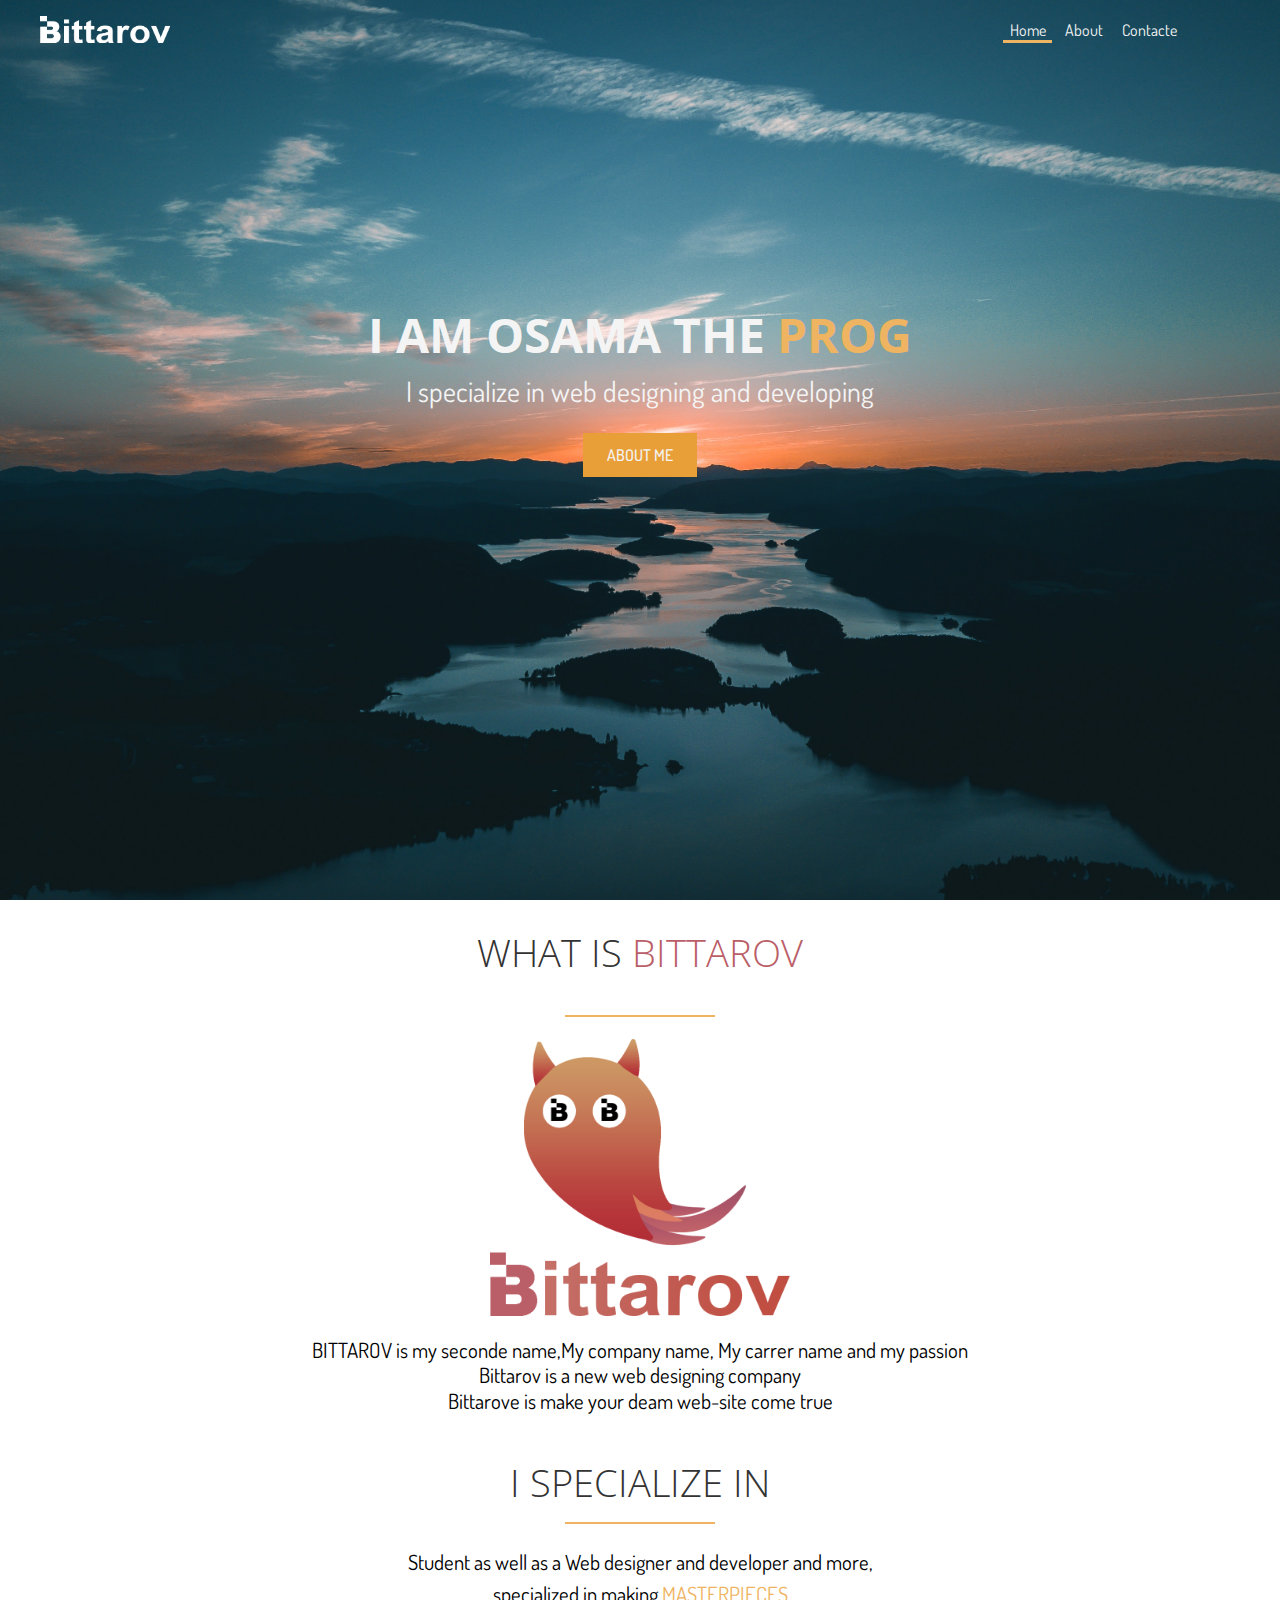
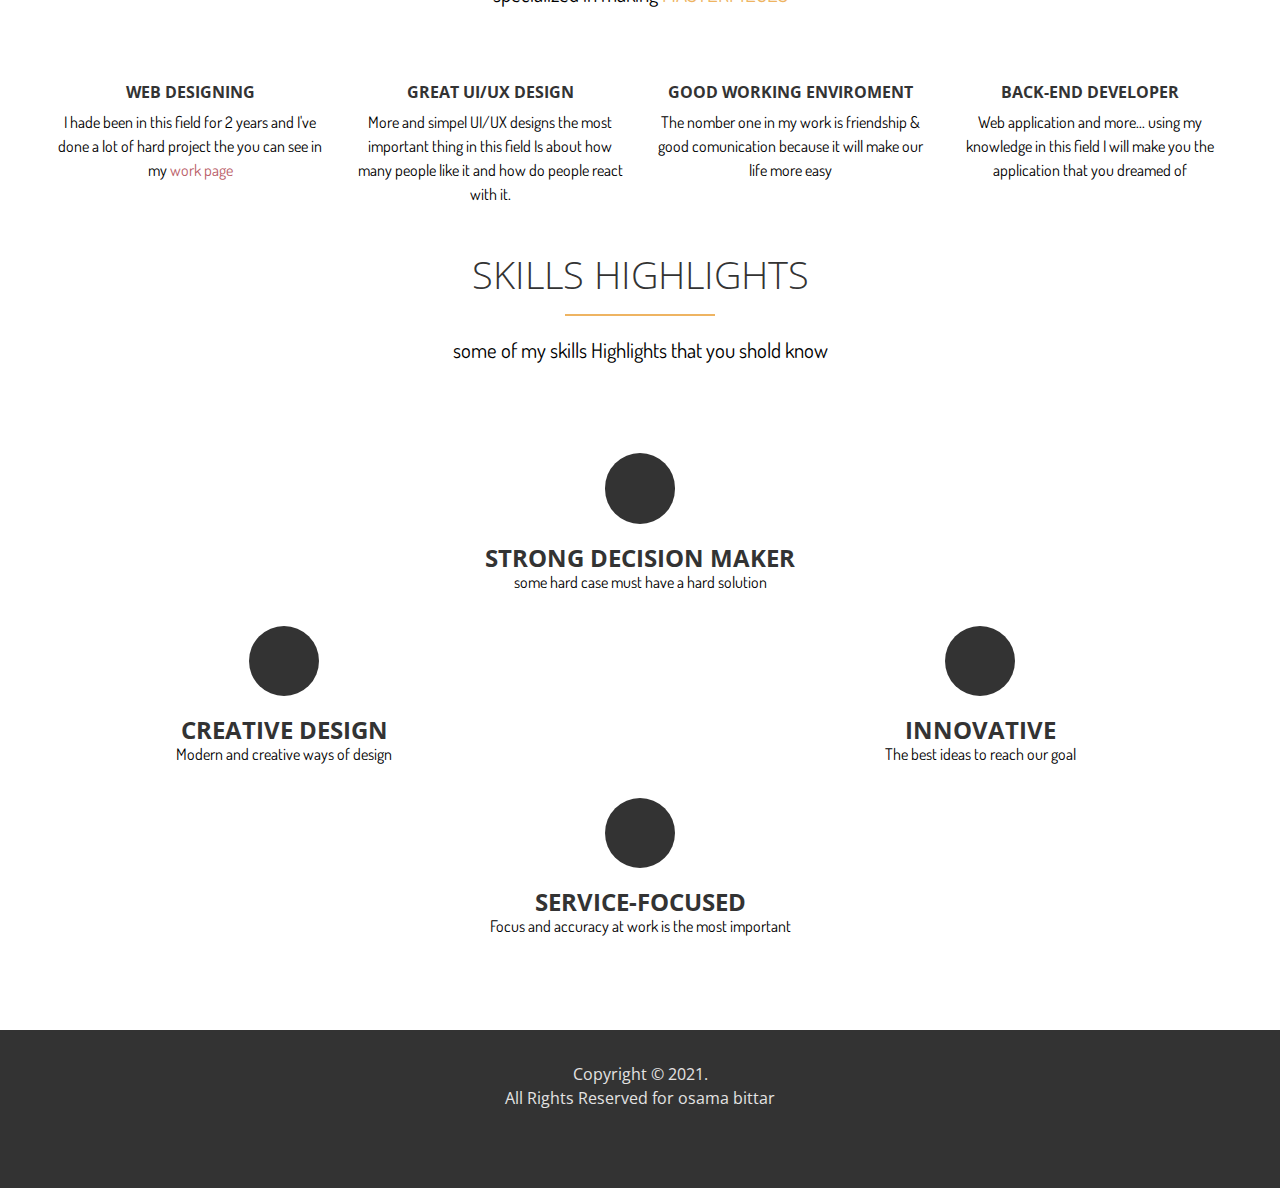
<file: index.html>
<!DOCTYPE html>
<html lang="en">
<head>
    <meta charset="UTF-8">
    <meta http-equiv="X-UA-Compatible" content="IE=edge">
    <meta name="viewport" content="width=device-width, initial-scale=1.0">
    <link rel="shortcut icon" type="image/x-icon" href="/favicon.ico">
    <link rel="stylesheet" href="./css/style.css">
    <link rel="stylesheet" href="./css/mobile.css" media="screen and (max-width: 768px)" href="css/mobile.css">
    <link rel="stylesheet" href="https://use.fontawesome.com/releases/v5.7.2/css/all.css" integrity="sha384-fnmOCqbTlWIlj8LyTjo7mOUStjsKC4pOpQbqyi7RrhN7udi9RwhKkMHpvLbHG9Sr" crossorigin="anonymous">
    <link rel="preconnect" href="https://fonts.googleapis.com">
    <link rel="preconnect" href="https://fonts.gstatic.com" crossorigin>
    <link rel="preconnect" href="https://fonts.googleapis.com">
    <link rel="preconnect" href="https://fonts.gstatic.com" crossorigin>
    <link href="https://fonts.googleapis.com/css2?family=Dosis&family=Open+Sans&display=swap" rel="stylesheet">
    <link href="https://fonts.googleapis.com/css2?family=Dosis&display=swap" rel="stylesheet">
    <title>bittarov web desining & develping </title>
</head>
<body>
    <!-- home header -->
    <header id="home-header">
        <div class="continar">
            <nav class="main-nav">
                <img src="./img/logo.png" alt="">
                <ul>
                    <li><a href="index.html" class="current">Home</a></li>
                    <li><a href="./html/about.html" >About</a></li>
                    <li><a href="./html/contacte.html" >Contacte</a></li>
                </ul>
            </nav>
            <div class="header-contante">
                <h1>
                    I Am Osama The
                    <span
                      class="txt-type"
                      data-wait="3000"
                      data-words='["programer", "Designer", "bittarov"]'
                    ></span>
                  </h1>
                  <p class="main-paragraph">
                    I specialize in web designing and developing 
                  </p>
                  <a href="./html/about.html" class="btn light-btn">About me</menu></a>
            </div>
        </div>
    </header>
    <!-- bittarov seaction  -->
    <section id="bittarov">
        <h2>what is <span>bittarov</span></h2> <br>
            <div class="line"></div><br>
            <img src="./img/bittarov.png" alt="">
            <p>
                BITTAROV is my seconde name,My company name, My carrer name and my passion <br>
                Bittarov is a new web designing company <br> Bittarove is make your deam web-site come true 
            </p>
    </section>
    <!-- specialized seaction  -->
    <section id="specialized">
        <div class="top">
            <h2>I SPECIALIZE IN</h2>
            <div class="line"></div>
            <p> 
                Student as well as a Web designer and developer and more, <br>
                specialized in making <span>masterpieces</span>
            </p>
        </div>
        <div class="bottom">
            <div class="first specl-card">
                <i class="fas fa-palette"></i>
                <h2>WEB DESIGNING</h2> 
                <P>I hade been in this field for 2 years 
                and I've done a lot of hard project the you can see
                in my <a href="./html/work.html">work page</a>
                </P>
            </div>
            <div class="seconde specl-card">
                <i class="fas fa-desktop"></i>
                <h2>GREAT UI/UX DESIGN </h2>
                <P>More and simpel UI/UX designs 
                the most important thing in this field
                Is about how many people like it 
                and how do people react with it.
                </P>
            </div>
            <div class="third specl-card">
                <i class="far fa-thumbs-up"></i>
                <h2>GOOD WORKING ENVIROMENT </h2>
                <P>The nomber one in my work is 
                <span>friendship & good comunication</span>
                because it will make our life more easy 
                </P>
            </div>
            <div class="furth specl-card">
                <i class="fas fa-network-wired"></i>
                <h2>BACK-END DEVELOPER </h2> 
                <P>
                    Web application and more... 
                    using my knowledge in this field 
                    I will make you the application that you dreamed of 
                </P>
            </div>
        </div>
    </section>
<!-- skill seaction  -->
    <section id="skill">
        <div class="top-section">
            <h2>Skills Highlights</h2>
            <div class="line"></div> <br>
            <p>some of my skills Highlights that you shold know </p>
        </div>
        <div class="botoom-section">
            <div class="strong-card">
                
                <div class="border-circul"><i class="fas fa-fist-raised"></i></div>
                <h3>Strong decision maker</h3>                
                some hard case must have a hard solution
            </div>
            <div class="strong-card">
                <div class="border-circul"><i class="fas fa-pencil-ruler"></i></div>
                
                <h3>Creative design</h3>               
                Modern and creative ways of design
            </div>
            <div class="strong-card">
                <div class="border-circul"><i class="fas fa-lightbulb"></i></div>
                
                <h3>Innovative</h3>               
                The best ideas to reach our goal
            </div>
            <div class="strong-card">
                <div class="border-circul"><i class="fas fa-briefcase"></i></div>
                
                <h3>Service-focused</h3>
                Focus and accuracy at work is the most important
            </div>
        </div>

    </section>
    <!-- footer  -->
    <footer id="footer">
        <p>Copyright © 2021. <br> All Rights Reserved for osama bittar</p>
        <ul>
            <li>
                <a href="https://www.facebook.com/osama.designer.syria/" target="_blank">
                    <i class="fab fa-facebook"></i></a>
            </li>
            <li>
                <a href="https://www.linkedin.com/in/osama-bittar-497508206/" target="_blank">
                    <i class="fab fa-linkedin"></i></a>
            </li>
            <li>
                <a href="https://twitter.com/BitarovT target="_blank">
                    <i class="fab fa-twitter-square"></i></a>
            </li>
            <LI>
                <a href="https://www.youtube.com/channel/UCOuf9TopM-0AbVxN0Rr7dKA" target="_blank">
                    <i class="fab fa-youtube"></i></a>
            </LI>
        </ul>
    </footer>
    <script src="js/typewriter.js"></script>
</body>
</html>
</file>
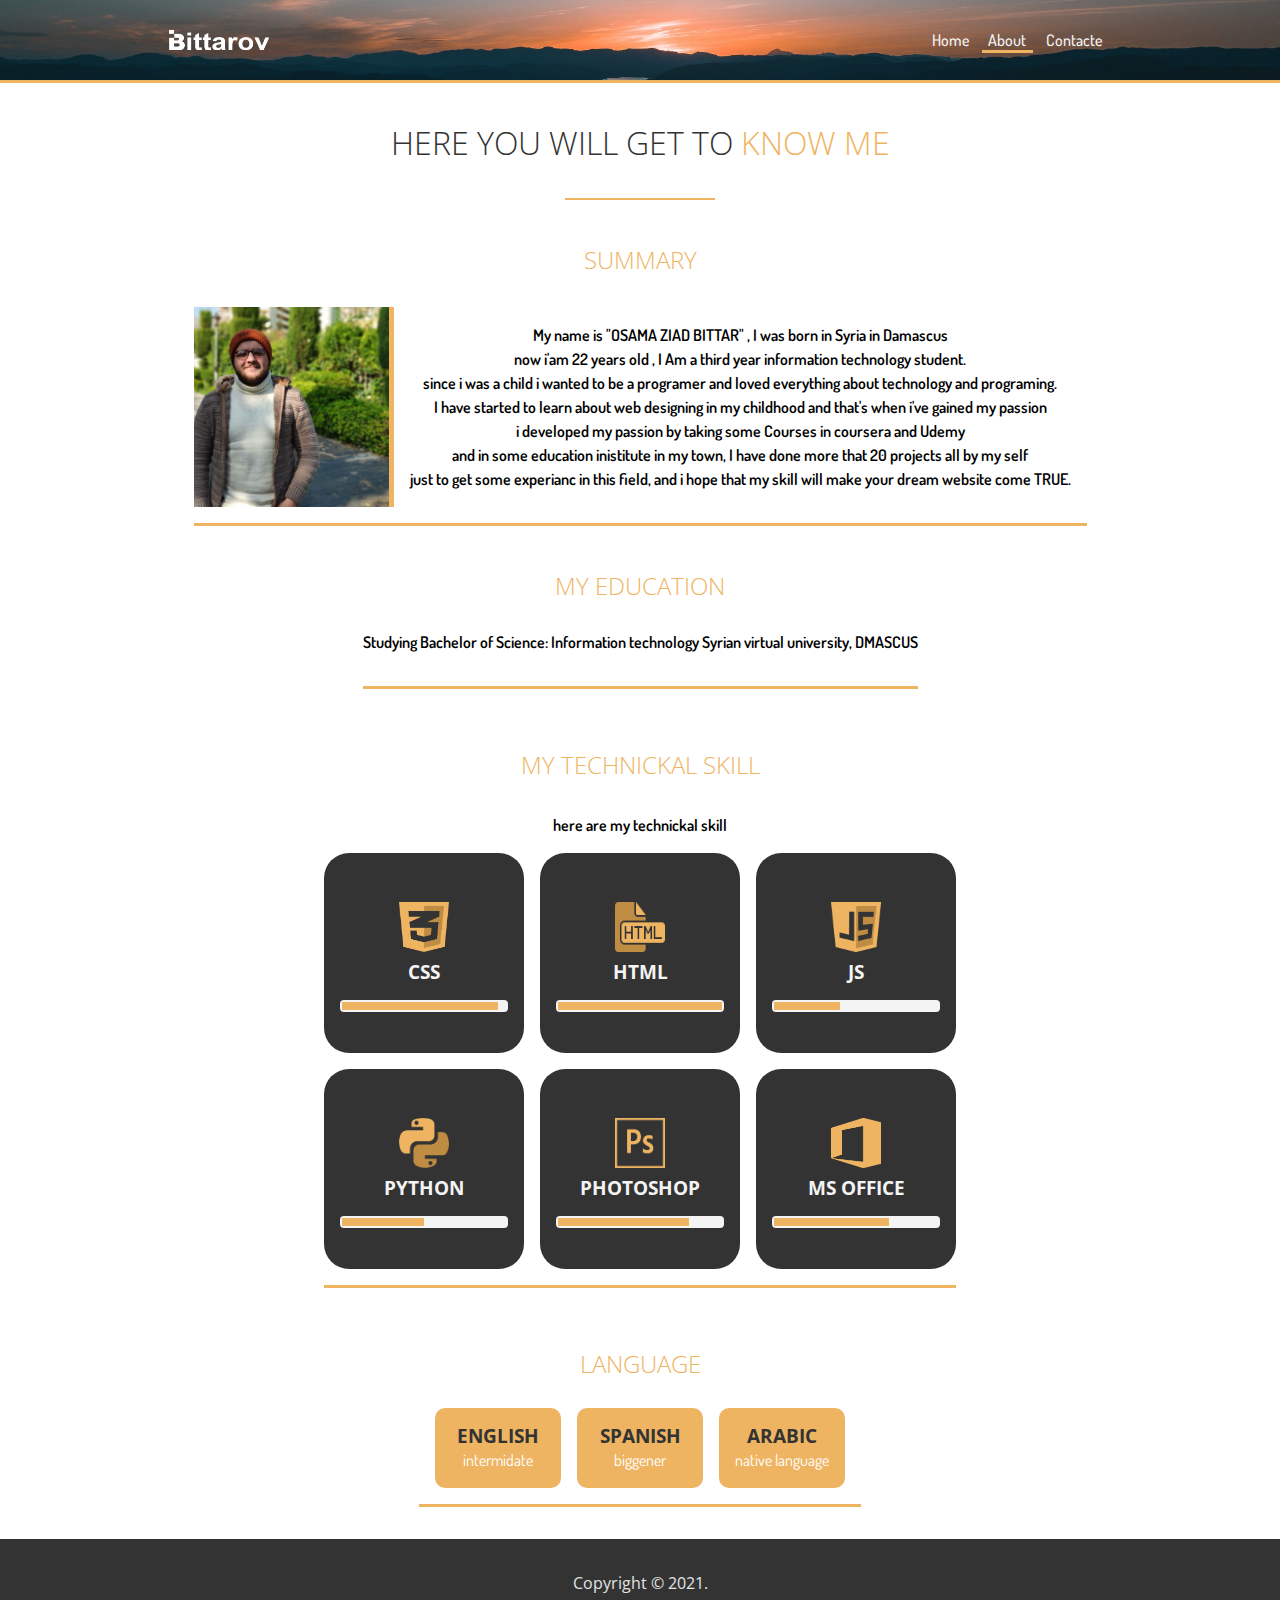
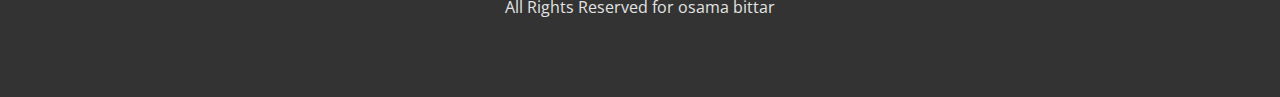
<file: html/about.html>
<!DOCTYPE html>
<html lang="en">
<head>
    <meta charset="UTF-8">
    <meta http-equiv="X-UA-Compatible" content="IE=edge">
    <meta name="viewport" content="width=device-width, initial-scale=1.0">
    <link rel="shortcut icon" type="image/x-icon" href="/favicon.ico">
    <link rel="stylesheet" href="../css/style.css">
    <link rel="stylesheet" href="../css/mobile.css" media="screen and (max-width: 768px)" href="css/mobile.css">
    <link rel="stylesheet" href="https://use.fontawesome.com/releases/v5.7.2/css/all.css" integrity="sha384-fnmOCqbTlWIlj8LyTjo7mOUStjsKC4pOpQbqyi7RrhN7udi9RwhKkMHpvLbHG9Sr" crossorigin="anonymous">
    <link rel="preconnect" href="https://fonts.googleapis.com">
    <link rel="preconnect" href="https://fonts.gstatic.com" crossorigin>
    <link rel="preconnect" href="https://fonts.googleapis.com">
    <link rel="preconnect" href="https://fonts.gstatic.com" crossorigin>
    <link href="https://fonts.googleapis.com/css2?family=Dosis&family=Open+Sans&display=swap" rel="stylesheet">
    <link href="https://fonts.googleapis.com/css2?family=Dosis&display=swap" rel="stylesheet">
    <title>About me</title>
</head>
<body>
    <!-- nav-bar  -->
    <nav id="second-nav">
        <div class="seconde-nav-continar">
            <img src="../img/logo.png" alt="">
            <ul>
                <li><a href="../index.html">Home</a></li>
                <li><a href="./about.html" class="current" >About</a></li>
                <li><a href="./contacte.html" >Contacte</a></li>
            </ul>
        </div>
    </nav>
    <!-- about-section  -->
    <section id="aboutme">
        <h2>Here you will get to <span>know me</span></h2><br>
        <div class="line"></div>
        <div class="about-me">
            <h2>Summary</h2>
            <div class="summry">
                    <div class="my-photo"></div>
                    <p>
                        My name is "OSAMA ZIAD BITTAR" , I was born in Syria in Damascus <br>
                        now i'am 22 years old , I Am a third year information technology student. <br>
                        since i was a child i wanted to be a programer and loved everything about technology and programing. <br>
                        I have started to learn about web designing in my childhood and that's when i've gained my passion <br>
                        i developed my passion by taking some Courses in coursera and Udemy <br>
                        and in some education inistitute in my town, I have done more that 20 projects all by my self <br>
                        just to get some experianc in this field, and i hope that my skill will make your dream website come TRUE. 
                    </p>
            </div>
        </div>
        <div class="education">
            <h2>My education</h2>
            <p>Studying Bachelor of Science: Information technology Syrian virtual university, DMASCUS</p>
        </div>
        <div class="tech-skill">
            <h2>My technickal skill</h2>
            <p>here are my technickal skill  </p>
            <div class="cards">
                <div class="tech-card">
                    <img src="../img/icons/css.png" alt="">
                    <h3>css</h3>
                    <div class="css-percentig-bar">
                        <div class="css-percentig"></div>
                    </div>
                </div>
                <div class="tech-card">
                    <img src="../img/icons/html.png" alt="">
                    <h3>HTML</h3>
                    <div class="html-percentig-bar">
                        <div class="html-percentig ht"></div>
                    </div>
                </div>
                <div class="tech-card">
                    <img src="../img/icons/javascript-logo.png" alt="">
                    <h3>js</h3>
                    <div class="js-percentig-bar">
                        <div class="js-percentig js"></div>
                    </div>
                </div>
                <div class="tech-card">
                    <img src="../img/icons/python.png" alt="">
                    <h3>python</h3>
                    <div class="py-percentig-bar">
                        <div class="py-percentig py"></div>
                    </div>
                </div>
                <div class="tech-card">
                    <img src="../img/icons/Photoshop_CC_icon.png" alt="">
                    <h3>Photoshop</h3>
                    <div class="ph-percentig-bar">
                        <div class="ph-percentig ph"></div>
                    </div>
                </div>
                <div class="tech-card">
                    <img src="../img/icons/microsoft-office.png" alt="">
                    <h3>MS office</h3>
                    <div class="ms-percentig-bar">
                        <div class="ms-percentig MS"></div>
                    </div>
                </div>
            </div>
        </div>
        <div class="language">
            <h2>language</h2>
            <div class="lang-cards">
                <div class="l-card">
                    <h3>english</h3>
                    <p>intermidate</p>
                </div>
                <div class="l-card">
                    <h3>spanish</h3>
                    <p>biggener</p>
                </div>
                <div class="l-card">
                    <h3>arabic</h3>
                    <p>native language</p>
                </div>
            </div>
        </div>
    </section>
    <!-- footer  -->
    <footer id="footer">
        <p>Copyright © 2021. <br> All Rights Reserved for osama bittar</p>
        <ul>
            <li>
                <a href="https://www.facebook.com/osama.designer.syria/" target="_blank">
                    <i class="fab fa-facebook"></i></a>
            </li>
            <li>
                <a href="https://www.linkedin.com/in/osama-bittar-497508206/" target="_blank">
                    <i class="fab fa-linkedin"></i></a>
            </li>
            <li>
                <a href="https://twitter.com/BitarovT target="_blank">
                    <i class="fab fa-twitter-square"></i></a>
            </li>
            <LI>
                <a href="https://www.youtube.com/channel/UCOuf9TopM-0AbVxN0Rr7dKA" target="_blank">
                    <i class="fab fa-youtube"></i></a>
            </LI>
        </ul>
    </footer>
</body>
</html>
</file>
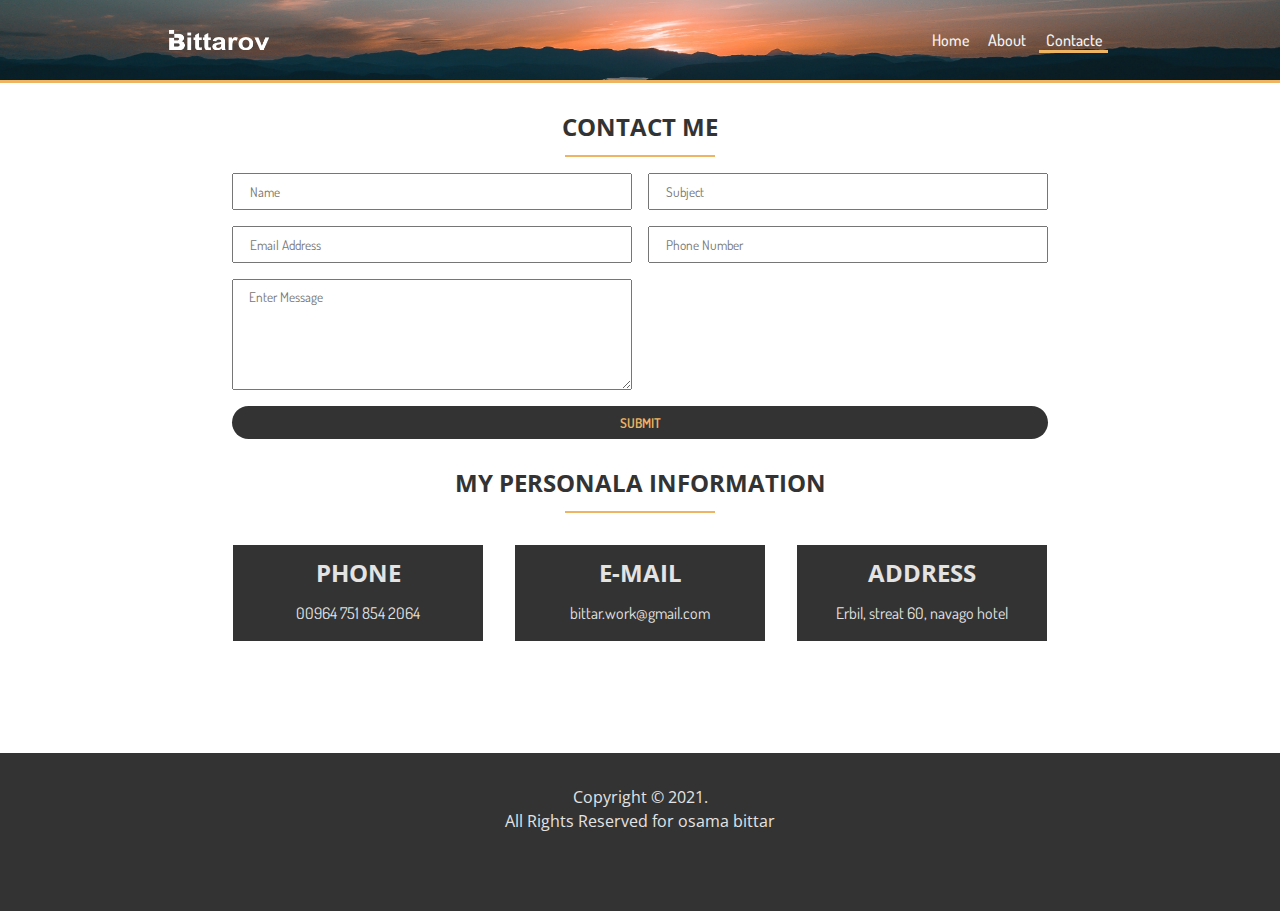
<file: html/contacte.html>
<!DOCTYPE html>
<html lang="en">

<head>
  <meta charset="UTF-8">
  <meta http-equiv="X-UA-Compatible" content="IE=edge">
  <meta name="viewport" content="width=device-width, initial-scale=1.0">
  <link rel="shortcut icon" type="image/x-icon" href="/favicon.ico">
  <link rel="stylesheet" href="../css/style.css">
  <link rel="stylesheet" href="../css/mobile.css" media="screen and (max-width: 768px)" href="css/mobile.css">
  <link rel="stylesheet" href="https://use.fontawesome.com/releases/v5.7.2/css/all.css"
    integrity="sha384-fnmOCqbTlWIlj8LyTjo7mOUStjsKC4pOpQbqyi7RrhN7udi9RwhKkMHpvLbHG9Sr" crossorigin="anonymous">
  <link rel="preconnect" href="https://fonts.googleapis.com">
  <link rel="preconnect" href="https://fonts.gstatic.com" crossorigin>
  <link rel="preconnect" href="https://fonts.googleapis.com">
  <link rel="preconnect" href="https://fonts.gstatic.com" crossorigin>
  <link href="https://fonts.googleapis.com/css2?family=Dosis&family=Open+Sans&display=swap" rel="stylesheet">
  <link href="https://fonts.googleapis.com/css2?family=Dosis&display=swap" rel="stylesheet">
  <title>Work</title>
</head>

<body>
  <!-- nav-bar  -->
  <nav id="second-nav">
    <div class="seconde-nav-continar">
      <img src="../img/logo.png" alt="">
      <ul>
        <li><a href="../index.html">Home</a></li>
        <li><a href="./about.html">About</a></li>
        <li><a href="./contacte.html" class="current">Contacte</a></li>
      </ul>
    </div>
  </nav>
  </nav>
  <!-- Section A: Contact Form -->
  <section id="contact">
    <div class="contacte-continar">
      <h2>Contact Me</h2>
      <div class="line"></div>
      <form method="POST" data-netlify="true" data-netlify-recaptcha="true">
        <div class="text-fields">
          <input type="text" class="text-input name-input" placeholder="Name" name="name" />
          <input type="text" class="text-input subject-input" placeholder="Subject" name="subject" />
          <input type="email" class="text-input email-input" placeholder="Email Address" name="email" />
          <input type="text" class="text-input phone-input" placeholder="Phone Number" name="phone" />
          <textarea class="text-input message-input" placeholder="Enter Message" name="message"></textarea>
          <div class="my-2">
            <div data-netlify-recaptcha="true"></div>
          </div>
        </div>
        <button type="submit" class="btn-dark">Submit</button>
      </form>
      <!--personal information -->
      <div class="personal">
        <h2>my personala information</h2>
        <div class="line"></div>
        <div class="personal-cards">
          <div class="crd">
            <h2>phone</h2>
            <i class="fas fa-phone-square"></i>
            <p>00964 751 854 2064</p>
          </div>
          <div class="crd">
            <h2>e-mail</h2>
            <i class="fas fa-envelope"></i>
            <p>bittar.work@gmail.com</p>
          </div>
          <div class="crd">
            <h2>address</h2>
            <i class="fas fa-map-marker-alt"></i>
            <p>Erbil, streat 60, navago hotel</p>
          </div>
        </div>

      </div>
    </div>

  </section>





  <footer id="footer">
    <p>Copyright © 2021. <br> All Rights Reserved for osama bittar</p>
    <ul>
      <li>
        <a href="https://www.facebook.com/osama.designer.syria/" target="_blank">
          <i class="fab fa-facebook"></i></a>
      </li>
      <li>
        <a href="https://www.linkedin.com/in/osama-bittar-497508206/" target="_blank">
          <i class="fab fa-linkedin"></i></a>
      </li>
      <li>
        <a href="https://twitter.com/BitarovT target=" _blank">
          <i class="fab fa-twitter-square"></i></a>
      </li>
      <LI>
        <a href="https://www.youtube.com/channel/UCOuf9TopM-0AbVxN0Rr7dKA" target="_blank">
          <i class="fab fa-youtube"></i></a>
      </LI>
    </ul>
  </footer>

</body>

</html>
</file>
<file: css/style.css>
/* core styling */ 
:root {
    --max-width : 1200px ; 
    --min-width : 768px ; 
    --main-color : #eeb462 ; 
    --secondery-color : #ba5e68 ; 
    --light-color :#f4f4f4 ; 
    --dark-color :#333 ; 
}
*{
    padding: 0;
    margin: 0;
    box-sizing: border-box;
}
body {
    font-family: 'Dosis', sans-serif;
    background-color: #fff;
    line-height: 1.5rem;
}
h1 , h2 ,h3 ,h4, h5 , h6 {
    font-family: 'Open Sans', sans-ser; 
    text-transform: uppercase;
    color: var(--dark-color);
} 
a {
    text-decoration: none;
    color: var(--light-color);
}
ul {
    list-style: none;
}
img { 
    width : 100% ; 
}

/* utilitis */  
.continar { 
    max-width: var(--max-width);
    margin: auto;
    align-items: center;
    justify-content: center;
}
.main-paragraph{
    font-size: 1.75rem;
    color: var(--light-color);
}
.btn { 
    margin : 1.3rem ; 
    padding: 0.75rem 1.5rem ;
    text-transform: uppercase;
    font-weight: 500;
}
.btn:hover { 
    background-color: var(--main-color);
    border-radius: 20px;
    transition: border-radius 0.5s , background-color  0.5s;
}

.light-btn { 
    background-color: #e99f38;
    color: var(--light-color);
}
.line {
    width: 150px;
    height: 2px;
    background-color: var(--main-color);
    display: inline-block;
}
.specl-card {
    width: 100%;
    height: 100%;
    text-align: center;
    padding: 1rem;
    transition: all 1s;
}
.specl-card:hover ,.specl-card i:hover {
    background-color: #e4e3e3;
    border-radius: 25px;
}
/* home-header */
#home-header { 
    background: url('../img/showcase.jpg') no-repeat center center/cover;
    height: 100vh;
}
#home-header .main-nav {
    display: grid;
    grid-template-columns: 8fr 2fr;
    justify-content: center;
    align-items: center;
    padding: 1rem 0 ;
}
#home-header .main-nav img { 
    width: 130px;
}
#home-header .main-nav ul {
    display: flex;
}
#home-header .main-nav ul li a { 
    padding: 0 0.4rem;
    border-bottom: 3px transparent solid;
    margin: 0.2rem;
    transition: border-color 0.5s;
}
#home-header .main-nav ul li .current { 
    border-color: var(--main-color);
}
#home-header .main-nav ul li a:hover { 
    border-color: var(--main-color)
}
#home-header .header-contante { 
    text-align: center;
    justify-content: center;
    padding: 22% 0;
}
#home-header .header-contante h1 {
    font-size: 3rem;
    margin-bottom: 2rem;
    color:var(--light-color);
}
#home-header .header-contante h1 span {
    color : var(--main-color);
}
#home-header .header-contante p {
    margin-bottom: 2.5rem;
}
/* bittarov */
#bittarov{
    text-align: center;
    justify-content: center;
    align-items: center;
}
#bittarov h2 {
    font-size: 2.4rem;
    font-weight: 200;
    color: var(--dark-color);
    margin-top: 2.5rem;
    margin-bottom: 0.7rem;
}
#bittarov h2 span {
    color: var(--secondery-color);
}
#bittarov img {
    width: 300px;
    margin: 1rem 0;
    transition: all 0.5s;
}
#bittarov img:hover { 
    width: 330px;
}
#bittarov  p {
    font-size: 1.3rem;
    margin-bottom: 1rem;
    line-height: 1.6rem;
}
/* specialized */
/* specialized */
/* specialized */
#specialized {
    display: grid;
    justify-content: center;
    align-items: center;
    grid-gap: 2rem;
}
#specialized .top {
    text-align: center;
    align-items: center;
    justify-content: center;
}
#specialized .top h2 { 
    font-size: 2.4rem;
    font-weight: 200;
    color: var(--dark-color);
    margin-top: 2.5rem;
    margin-bottom: 0.7rem;
}
#specialized .top p {
    font-size: 1.3rem;
    margin: 1rem 0;
    line-height: 2rem;
}
#specialized .top p span {
    color: var(--main-color);
    text-transform: uppercase;
}
#specialized .bottom {
    max-width: var(--max-width); 
    display: grid;
    justify-content: center;
    align-items: center;
    grid-template-columns: repeat(4,1fr);
}
#specialized .bottom .specl-card i {
    font-size: 2rem;
    color: var(--main-color);
}
#specialized .bottom .specl-card h2 {
    text-transform: uppercase;
    color: var(--dark-color);
    font-size: 1rem;
    margin: 0.4rem;
}
#specialized .bottom .specl-card a {
    color:var(--secondery-color);
}
/* skill highlight */
/* skill highlight */
/* skill highlight */
#skill { 
    display: grid;
    grid-template-rows: 1fr 4fr;
    justify-content: center;
    align-items: center;
    text-align: center;
}
#skill .top-section h2 {
    font-size: 2.4rem;
    font-weight: 200;
    color: var(--dark-color);
    margin-top: 2.5rem;
    margin-bottom: 0.7rem;
}
#skill .top-section p {
    font-size: 1.3rem;
    margin: 1rem 0 ;
}
#skill .botoom-section {
    display: grid;
    grid-template-columns: repeat(4,1fr);
    grid-gap: 1rem;
    justify-content: center;
    align-items: center;
}
#skill .botoom-section .strong-card:first-child {
    grid-column: 1 / spam  ; 
}
#skill .botoom-section .strong-card:last-child {
    grid-column: 1 / spam  ;  
}
#skill .botoom-section .strong-card:nth-child(3){
    grid-column-start:4 ;
}
#skill .botoom-section .strong-card .border-circul {
    color: var(--main-color);
    display: inline-block;
    background-color: #333;
    font-size: 3rem;
    padding: 2.2rem;
    margin: 1rem;
    border-radius: 50%;
    transition: all 0.5s;
    text-align: center;
}
#skill .botoom-section .strong-card .border-circul:hover {
    font-size: 4rem;
    color: #333;
    background-color: #eeb462;
}
#skill .botoom-section .strong-card h3 {
    font-size: 1.5rem;
}
/* footer */
/* footer */
/* footer */
#footer {
    padding: 2rem 0;
    text-align: center;
    background-color: #333;
    font-family: 'Open Sans', sans-ser;
    color: #e4e3e3;
    margin-top: 2rem;
}
#footer ul {
    display: flex;
    justify-content: center;
    align-items: center;
    margin-top: 1rem;
}
#footer ul li a{
    font-size: 2rem;
    color: #e4e3e3;
    margin : 0 1rem;
}
#footer ul li a:hover { 
    color: var(--secondery-color);
}
/* about page */
/* about page */
/* about page */
/* about page */
#second-nav { 
    background: url('../img/showcase.jpg') no-repeat center center / cover;
    display: grid;
    justify-content: center;
    align-items: center;
    border-bottom: 3px solid #eeb462;
}
.seconde-nav-continar { 
    max-width : 1200px ; 
    display: grid;
    grid-template-columns: 8fr 2fr;
    justify-content: center;
    align-items: center;
    margin: 1.75rem 0 ;
}
.seconde-nav-continar img { 
    width: 100px;
}
.seconde-nav-continar ul {
    display: flex;
}
.seconde-nav-continar ul li a { 
    font-weight: 500;
    padding: 0 0.4rem;
    border-bottom: 3px transparent solid;
    margin: 0.2rem;
    transition: border-color 0.5s;
}
.seconde-nav-continar ul li .current { 
    border-color: var(--main-color);
}
.seconde-nav-continar ul li a:hover { 
    border-color: var(--main-color)
}
/* about-me-section */
#aboutme {
    display: flex;
    flex-direction: column;
    justify-content: center;
    align-items: center;
}
#aboutme h2 { 
    font-size: 2rem;
    font-weight: 200;
    color: var(--dark-color);
    margin-top: 2.5rem;
    margin-bottom: 0.7rem;
    line-height: 2.5rem;
    text-align: center;
}
#aboutme h2 span {
    color: #eeb462;
}
#aboutme .about-me {
    display: flex;
    flex-direction: column;
    justify-content: center;
    align-items: center;
    border-bottom: 3px solid #eeb462;
}
#aboutme .about-me h2 {
    color: #eeb462;
    font-size: 1.5rem;
}
#aboutme .about-me .summry { 
    display: flex;
    flex-direction: row;
    justify-content: center;
    align-items: center;
    padding: 1rem 0;
}
#aboutme .about-me .summry .my-photo { 
    width: 200px;
    height: 200px;
    background: url('../img/my-photo.jpg') no-repeat center center/cover;
    border-right: 5px solid #eeb462;
}
#aboutme .about-me .summry p {
    font-size: 1rem;
    font-weight: 600;
    text-align: center;
    padding: 1rem ;
}
#aboutme .education { 

    border-bottom: 3px solid #eeb462;
}
#aboutme .education h2 { 
    text-align: center;
    color: #eeb462;
    margin-bottom: 1.5rem;
    font-size: 1.5rem;
}
#aboutme .education p { 
    font-size: 1rem;
    font-weight: 600;
    text-align: center;
    margin-bottom: 2rem;
}
#aboutme .tech-skill { 
    display: flex;
    flex-direction: column;
    padding: 1rem 0 ;
    border-bottom: 3px solid #eeb462;
}
#aboutme .tech-skill h2 {
     font-size: 1.5rem;
     color: #eeb462;
     text-align: center;
}
#aboutme .tech-skill p { 
    font-size: 1rem;
    font-weight: 600;
    text-align: center;
    margin : 1rem 0 ; 

    
}
.cards { 
    display: grid;
    grid-template-columns: 1fr 1fr 1fr ;
    grid-template-rows: 1fr 1fr  ;
    justify-content: center;
    align-items: center;
    grid-gap: 1rem;
}

#aboutme .tech-skill .tech-card  {
    display: flex;
    flex-direction: column;
    justify-content: center;
    align-items: center;
    text-align: center;
    font-size: 1rem;
    background-color: #333;
    border-radius: 25px;
    padding: 1rem;
    width : 200px;
    height: 200px; 
    transition: all 0.5s;
} 
#aboutme .tech-skill .tech-card:hover { 
    width: 230px;
    height: 230px;
}
#aboutme .tech-skill .tech-card h3 { 
    color: #f4f4f4;
}
#aboutme .tech-skill .tech-card img  {
    width: 50px;
    height: 50px;
    margin: 0.5rem 0;
    
}
#aboutme .tech-skill .tech-card .css-percentig-bar { 
    width: 100%;
    height: 12px;
    border-radius: 4px;
    margin-top: 1rem  ;
    background-color: #f4f4f4;
    padding: 2px;
}
#aboutme .tech-skill .tech-card .css-percentig  {
    width: 95%;
    height: 100%;
    background-color: #eeb462;
}

#aboutme .tech-skill .tech-card .html-percentig-bar { 
    width: 100%;
    height: 12px;
    border-radius: 4px;
    margin-top: 1rem  ;
    background-color: #f4f4f4;
    padding: 2px;
}
#aboutme .tech-skill .tech-card .html-percentig  {
    width: 100%;
    height: 100%;
    background-color: #eeb462;
}
#aboutme .tech-skill .tech-card .js-percentig-bar { 
    width: 100%;
    height: 12px;
    border-radius: 4px;
    margin-top: 1rem  ;
    background-color: #f4f4f4;
    padding: 2px;
}
#aboutme .tech-skill .tech-card .js-percentig  {
    width: 40%;
    height: 100%;
    background-color: #eeb462;
}
#aboutme .tech-skill .tech-card .py-percentig-bar { 
    width: 100%;
    height: 12px;
    border-radius: 4px;
    margin-top: 1rem  ;
    background-color: #f4f4f4;
    padding: 2px;
}
#aboutme .tech-skill .tech-card .py-percentig  {
    width: 50%;
    height: 100%;
    background-color: #eeb462;
}
#aboutme .tech-skill .tech-card .ph-percentig-bar { 
    width: 100%;
    height: 12px;
    border-radius: 4px;
    margin-top: 1rem  ;
    background-color: #f4f4f4;
    padding: 2px;
}
#aboutme .tech-skill .tech-card .ph-percentig  {
    width: 80%;
    height: 100%;
    background-color: #eeb462;
}
#aboutme .tech-skill .tech-card .ms-percentig-bar { 
    width: 100%;
    height: 12px;
    border-radius: 4px;
    margin-top: 1rem  ;
    background-color: #f4f4f4;
    padding: 2px;
}
#aboutme .tech-skill .tech-card .ms-percentig  {
    width: 70%;
    height: 100%;
    background-color: #eeb462;
}
#aboutme .language {
     display: flex;
     flex-direction: column;
     justify-content: center;
     align-items: center;
     text-align: center;
     padding: 1rem;
     border-bottom: 3px solid #eeb462 ;
}
#aboutme .language h2 {
    text-align: center;
    color: #eeb462;
    margin-bottom: 1.5rem;
    font-size: 1.5rem;
}
#aboutme .language .lang-cards {
    display: grid;
    grid-template-columns: 1fr 1fr 1fr ;
    grid-gap: 1rem;
}
#aboutme .language .lang-cards .l-card { 
    text-align: center;
    justify-content: center;
    align-items: center;
    background-color: #eeb462;
    padding: 1rem;
    border-radius: 10px;
}
#aboutme .language .lang-cards .l-card P {
    color: #fff;
}
/*contacte page*/
#contact { 
    justify-content: center;
    align-items: center;
    padding: 2rem;
}
#contact .contacte-continar {
    text-align: center;
    display: flex;
    flex-direction: column;
    justify-content: center;
    align-items: center;
}
#contact .contacte-continar  h2  {
    font-size: 1.5rem;
    margin-bottom: 1rem;
    max-width: 1200px;
}
#contact .contacte-continar form { 
    display: grid;
    grid-gap: 1rem;
    margin: 1rem 0;
}
#contact .contacte-continar form .text-fields { 
    display: grid;
    grid-template-columns: 1fr 1fr ;
    grid-template-rows: 1fr 1fr 3fr ;
    grid-gap: 1rem;
}
#contact .contacte-continar form textarea,input { 
    font-family: 'Dosis', sans-serif;
    padding: 0.5rem 1rem;
    width: 400px;
}

#contact .contacte-continar form button{
    font-family: 'Dosis', sans-serif;
    padding: 0.5rem 1rem;
    background-color: #333;
    color: #eeb462;
    border: none;
    transition: all 0.5s;
    border-radius: 25px;
    text-transform: uppercase;
    font-weight: 600;
}
#contact .contacte-continar form button:hover { 
    color: #333;
    background-color: #eeb462;;
}
#contact .contacte-continar .personal { 
    display: flex;
    flex-direction: column;
    justify-content: center;
    align-items: center;
    margin: 1rem;
}
.personal-cards { 
    display: flex;
    flex-direction: row;
    padding: 1rem;
}
.personal-cards .crd  {
    background-color: #333;
    color: #e4e3e3;
    margin:0  1rem ;
    padding: 1rem;
    width: 250px;
    transition: all 0.5s;
    margin: 1rem;
}
.personal-cards .crd:hover { 
    background-color: #eeb462;
    color: #333;
    border-radius: 20px;
}
.personal-cards .crd h2 { 
    font-size: 2rem;
    color: #e4e3e3;
    
}
.personal-cards .crd i { 
    font-size: 3rem;
    margin-bottom: 1rem;
}
.personal-cards .crd p { 
    font-size: 1rem;
}


@keyframes shrink {
  0% {
    width: 300px;
  }
  100% {
    width: 340px;
  }
}
</file>
<file: css/mobile.css>
#home-header  {
    height: 50vh;
}
#home-header .main-nav {
    display : flex;
    flex-direction: column;
}
#home-header .main-nav ul {
    margin-top: 1rem;
}
#home-header .header-contante h1  {
    font-size: 1.5rem;
}
#home-header .header-contante p {
    font-size: 1rem;
}
#bittarov h2 {
    font-size: 1.5rem;
}
#bittarov img {
    width: 250px;
}
#bittarov img:hover { 
    width : 270px ; 
}
#bittarov  p  { 
    font-size: 1rem;
}
.line { 
    width: 100px ; 
}
#specialized .top h2 {
    font-size: 1.5rem;
}
#specialized .top p { 
    font-size: 1rem;
}
#specialized .bottom {
    display: block;
}
#skill .top-section h2 { 
    font-size: 1.5rem;
}
#skill .top-section p {
    font-size: 1rem;
}
#skill .botoom-section  { 
    display: block;
}
#second-nav {
    height: 30vh;
    width: 100%;
}
.seconde-nav-continar { 
    display: flex;
    flex-direction: column;
    justify-content: center;
    align-items: center;
}
.seconde-nav-continar img { 
    margin: 1rem 0 ;
}
#aboutme .about-me {
    display: flex;
    flex-direction: column;
    justify-content: center;
    align-items: center;
}
#aboutme .about-me .summry { 
    display: flex;
    flex-direction: column;
    justify-content: center;
    align-items: center;
}
#aboutme .about-me .summry .my-photo  { 
    border-right: 0px solid #eeb462;
    border-bottom: 5px solid #eeb462;
}
#aboutme .tech-skill .cards  {
    display: flex;
    flex-direction: column;
}
#aboutme .language .lang-cards {
    display: flex;
    flex-direction: column;
}
#contact .contacte-continar form .text-fields  { 
    display: flex;
    flex-direction:column;
}
#contact .contacte-continar form textarea,input { 
    width: 275px;
}
.personal-cards { 
    display: flex;
    flex-direction: column;
}
</file>
